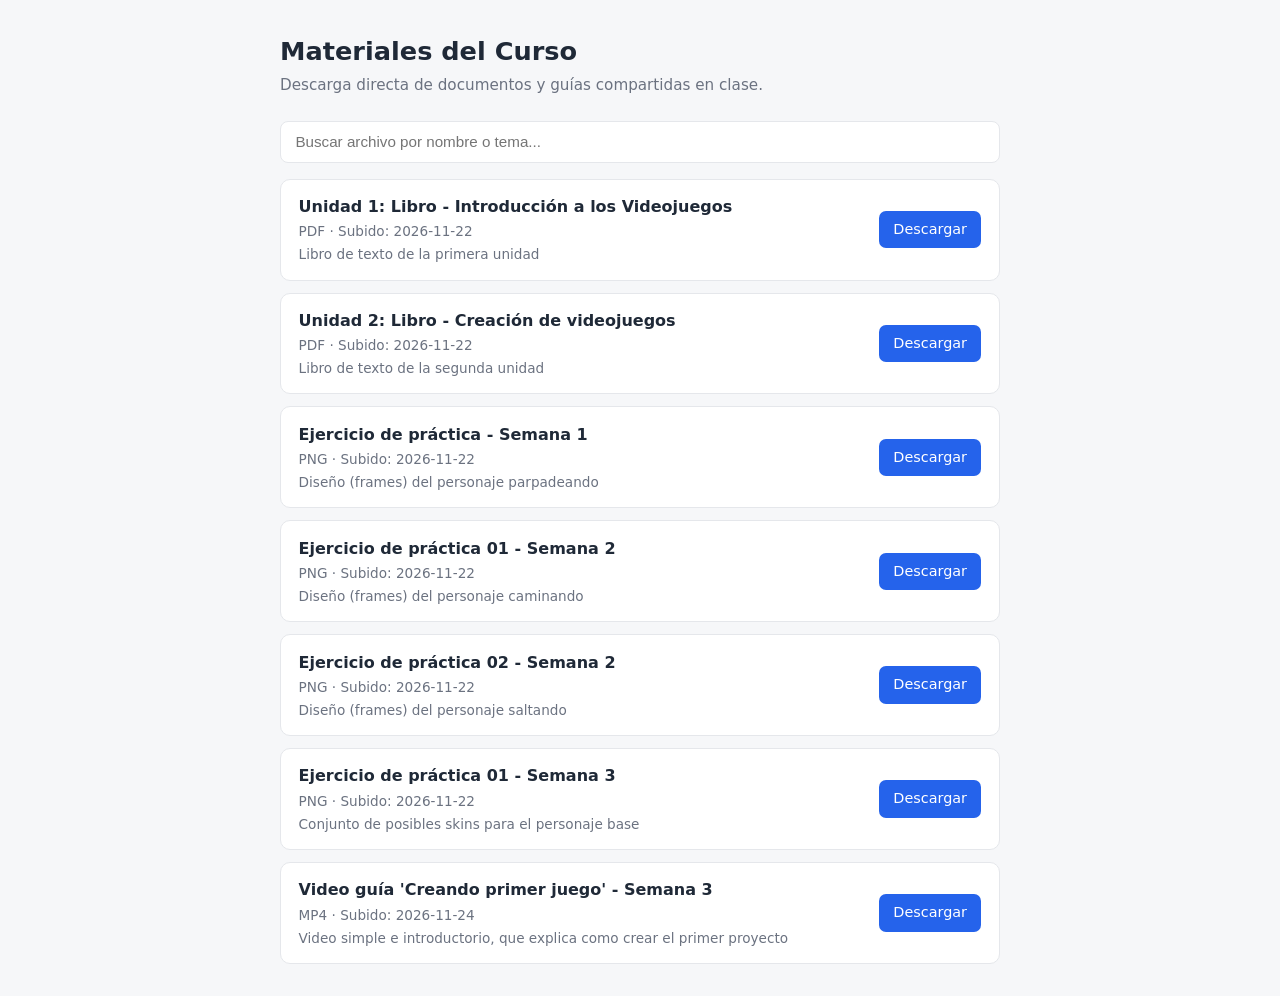
<file: Index.html>
<!DOCTYPE html>
<html lang="es">
<head>
  <meta charset="UTF-8" />
  <meta name="viewport" content="width=device-width, initial-scale=1.0" />
  <link rel="stylesheet" href="style.css">
  <script src="app.js" defer></script>
  <title>Materiales del Curso</title>
</head>
<body>
  <main class="contenedor">
    <header>
      <h1>Materiales del Curso</h1>
      <p class="subtitulo">Descarga directa de documentos y guías compartidas en clase.</p>
    </header>

    <input
      type="search"
      id="buscador"
      class="buscador"
      placeholder="Buscar archivo por nombre o tema..."
      aria-label="Buscar archivo"
    />

    <section id="lista-archivos" class="lista" aria-live="polite"></section>
  </main>

</body>
</html>
</file>
<file: style.css>
:root {
      --bg: #f6f7f9;
      --card: #ffffff;
      --text: #1f2937;
      --muted: #6b7280;
      --accent: #2563eb;
      --accent-hover: #1d4ed8;
      --border: #e5e7eb;
    }

    * {
      box-sizing: border-box;
    }

    body {
      margin: 0;
      font-family: system-ui, -apple-system, BlinkMacSystemFont, "Segoe UI", Roboto, sans-serif;
      background: var(--bg);
      color: var(--text);
      line-height: 1.5;
      padding: 2rem 1rem;
    }

    .contenedor {
      max-width: 720px;
      margin: 0 auto;
    }

    header {
      margin-bottom: 1.5rem;
    }

    h1 {
      margin: 0 0 0.25rem;
      font-size: 1.6rem;
    }

    .subtitulo {
      margin: 0;
      color: var(--muted);
      font-size: 0.95rem;
    }

    .buscador {
      width: 100%;
      padding: 0.7rem 0.9rem;
      border: 1px solid var(--border);
      border-radius: 8px;
      font-size: 0.95rem;
      background: var(--card);
      margin-bottom: 1rem;
    }

    .lista {
      display: flex;
      flex-direction: column;
      gap: 0.75rem;
    }

    .archivo {
      display: flex;
      justify-content: space-between;
      align-items: center;
      gap: 1rem;
      background: var(--card);
      border: 1px solid var(--border);
      border-radius: 10px;
      padding: 0.95rem 1.1rem;
    }

    .archivo-titulo {
      font-weight: 600;
      margin: 0;
    }

    .archivo-meta {
      color: var(--muted);
      font-size: 0.85rem;
      margin-top: 0.15rem;
    }

    .btn-descargar {
      text-decoration: none;
      background: var(--accent);
      color: #ffffff;
      padding: 0.5rem 0.9rem;
      border-radius: 7px;
      font-size: 0.9rem;
      font-weight: 500;
      white-space: nowrap;
    }

    .btn-descargar:hover {
      background: var(--accent-hover);
    }

    .vacio {
      text-align: center;
      color: var(--muted);
      padding: 2rem;
      background: var(--card);
      border: 1px dashed var(--border);
      border-radius: 10px;
    }
</file>
